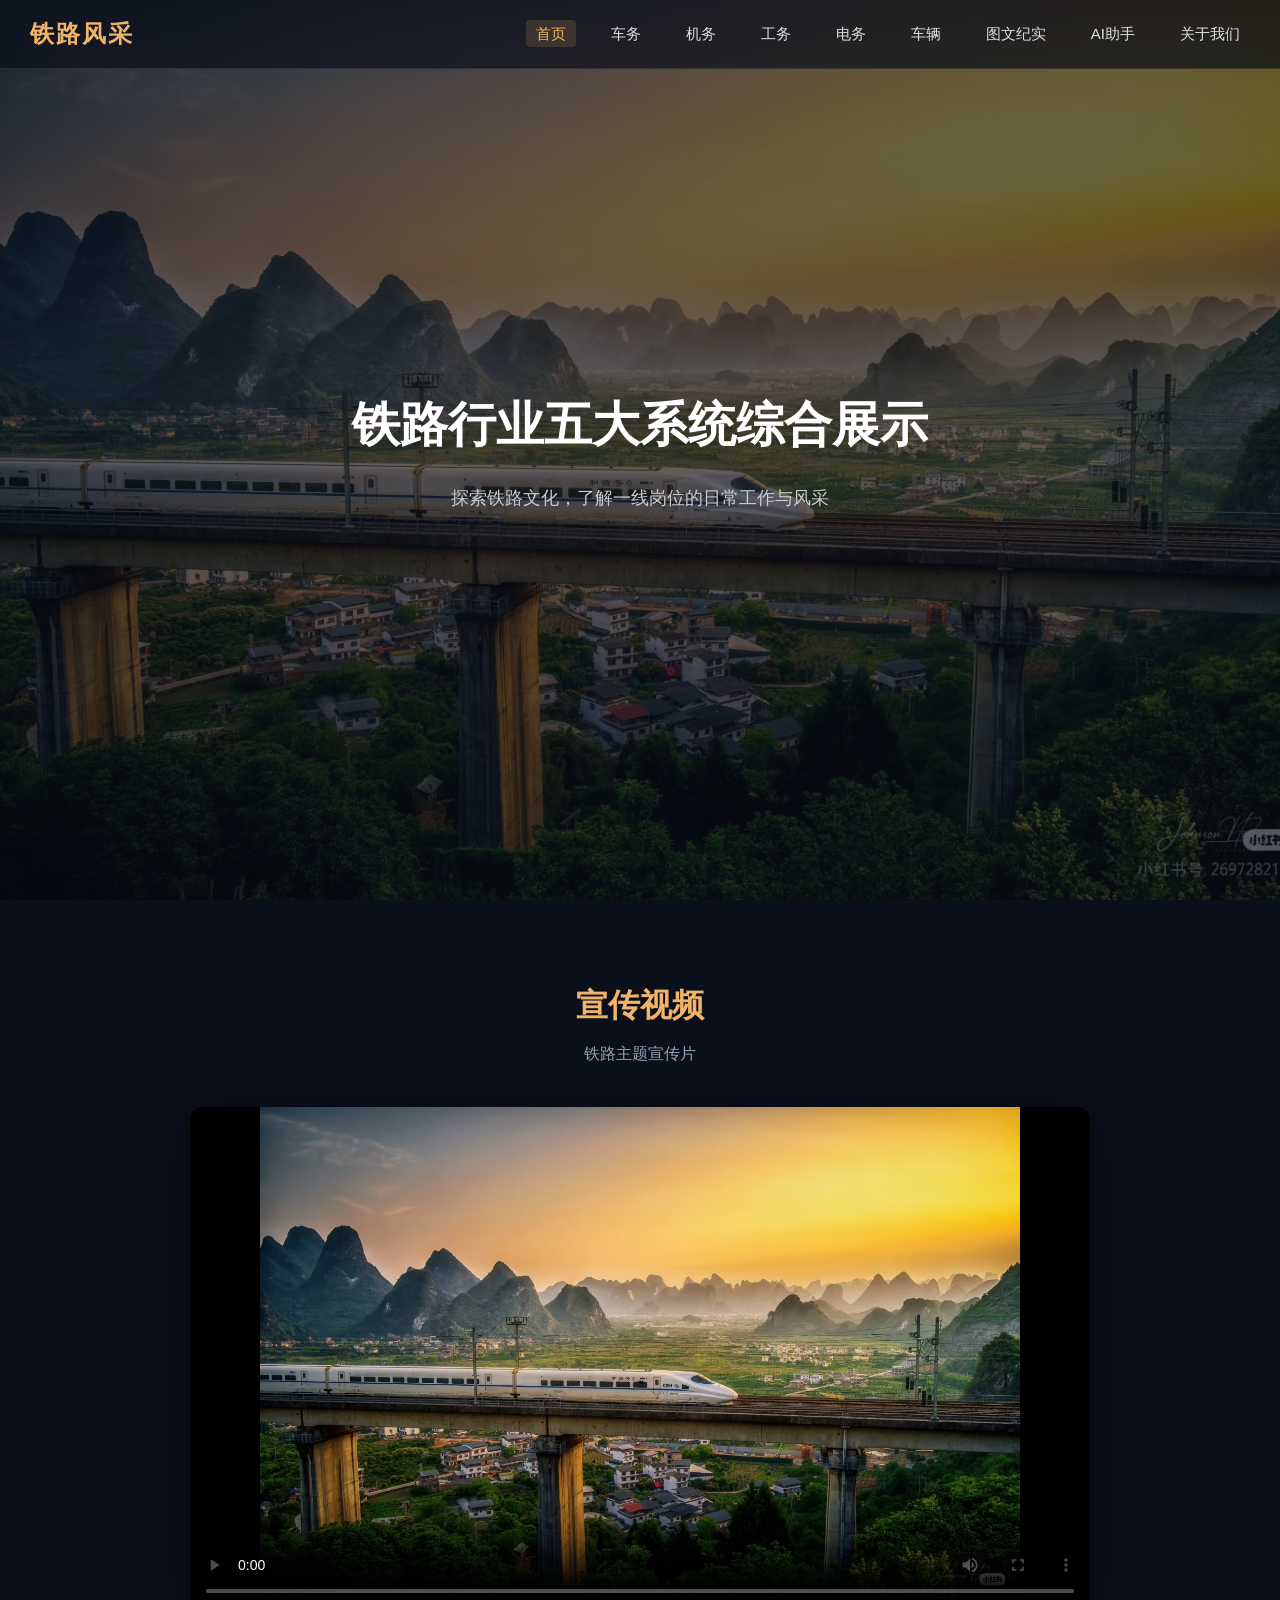
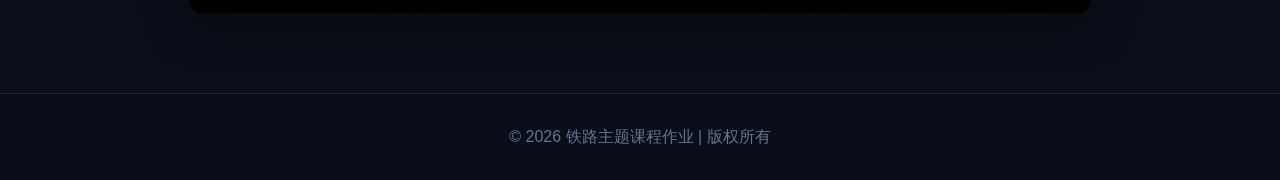
<file: html/index.html>
<!DOCTYPE html>
<html lang="zh-CN">
<head>
    <meta charset="UTF-8">
    <meta name="viewport" content="width=device-width, initial-scale=1.0">
    <title>首页 | 铁路主题网站</title>
    <link rel="stylesheet" href="../css/style.css">
</head>
<body>
    <!-- 导航栏 -->
    <header>
        <div class="nav-container">
            <div class="logo">铁路风采</div>
            <ul class="nav-links">
                <li><a href="index.html" class="active">首页</a></li>
                <li><a href="system-chewu.html">车务</a></li>
                <li><a href="system-jiwu.html">机务</a></li>
                <li><a href="system-gongwu.html">工务</a></li>
                <li><a href="system-dianwu.html">电务</a></li>
                <li><a href="system-cheliang.html">车辆</a></li>
                <li><a href="life-photo.html">图文纪实</a></li>
                <li><a href="ai.html">AI助手</a></li>
                <li><a href="about-us.html">关于我们</a></li>
            </ul>
        </div>
    </header>

    <!-- 全屏背景hero模块 -->
    <section class="hero">
        <div class="hero-content">
            <h1>铁路行业五大系统综合展示</h1>
            <p>探索铁路文化，了解一线岗位的日常工作与风采</p>
        </div>
    </section>

    <!-- 首页视频 -->
    <div class="container">
        <div class="section-title">
            <h2>宣传视频</h2>
            <p>铁路主题宣传片</p>
        </div>
        <div class="video-container">
            <video src="../video/1.mp4" controls poster="../images/1.jpg">
                您的浏览器不支持视频播放
            </video>
        </div>
    </div>

    <footer>
        <p>© 2026 铁路主题课程作业 | 版权所有</p>
    </footer>
</body>
</html>
</file>
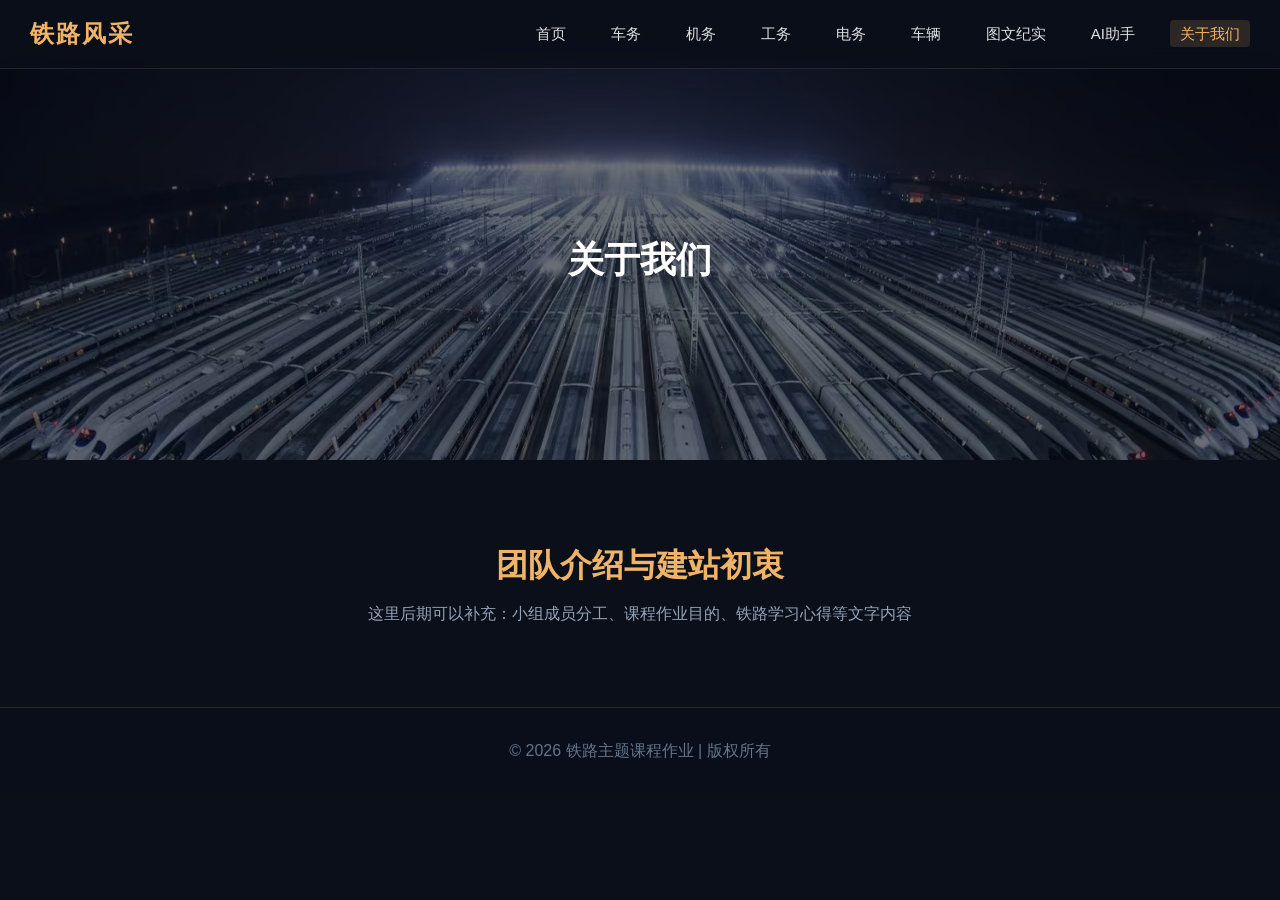
<file: html/about-us.html>
<!DOCTYPE html>
<html lang="zh-CN">
<head>
    <meta charset="UTF-8">
    <meta name="viewport" content="width=device-width, initial-scale=1.0">
    <title>关于我们 | 铁路风采</title>
    <link rel="stylesheet" href="../css/style.css">
</head>
<body>
    <header>
        <div class="nav-container">
            <div class="logo">铁路风采</div>
            <ul class="nav-links">
                <li><a href="index.html">首页</a></li>
                <li><a href="system-chewu.html">车务</a></li>
                <li><a href="system-jiwu.html">机务</a></li>
                <li><a href="system-gongwu.html">工务</a></li>
                <li><a href="system-dianwu.html">电务</a></li>
                <li><a href="system-cheliang.html">车辆</a></li>
                <li><a href="life-photo.html">图文纪实</a></li>
                <li><a href="ai.html">AI助手</a></li>
                <li><a href="about-us.html" class="active">关于我们</a></li>
            </ul>
        </div>
    </header>

    <section class="page-header" style="background: url('../images/9.jpg') center/cover no-repeat;">
        <div class="page-header-content">
            <h1>关于我们</h1>
        </div>
    </section>

    <div class="container">
        <div class="section-title">
            <h2>团队介绍与建站初衷</h2>
            <p>这里后期可以补充：小组成员分工、课程作业目的、铁路学习心得等文字内容</p>
        </div>
    </div>

    <footer>
        <p>© 2026 铁路主题课程作业 | 版权所有</p>
    </footer>
</body>
</html>
</file>
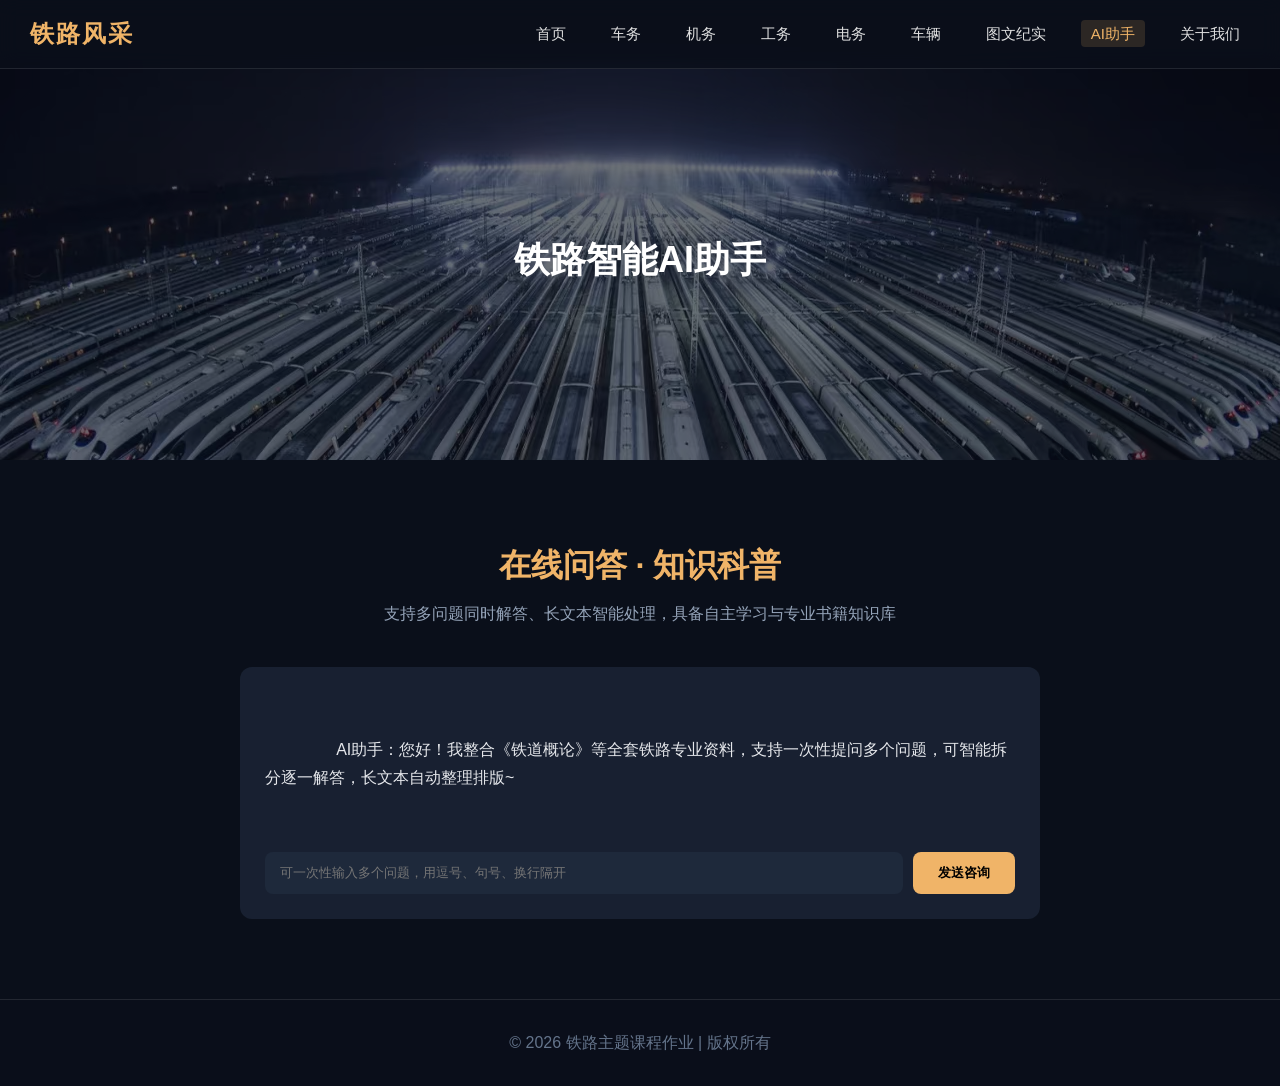
<file: html/ai.html>
<!DOCTYPE html>
<html lang="zh-CN">
<head>
    <meta charset="UTF-8">
    <meta name="viewport" content="width=device-width,initial-scale=1.0">
    <title>AI助手 | 铁路风采</title>
    <link rel="stylesheet" href="../css/style.css">
    <style>
        .chat-box{
            background:rgba(30,41,59,0.7);
            border-radius:12px;
            padding:25px;
            margin:30px auto;
            max-width:800px;
        }
        .chat-item{
            margin:15px 0;
            line-height:1.8;
            white-space:pre-wrap;
            word-break:break-all;
        }
        .user-say{
            text-align:right;
            color:#f0b468;
        }
        .ai-say{
            text-align:left;
            color:#e5e7eb;
        }
        .input-area{
            display:flex;
            gap:10px;
            margin-top:30px;
        }
        .input-area input{
            flex:1;
            padding:12px 15px;
            border:none;
            border-radius:8px;
            background:#1e293b;
            color:#fff;
            outline:none;
        }
        .input-area button{
            padding:12px 25px;
            background:#f0b468;
            color:#000;
            border:none;
            border-radius:8px;
            cursor:pointer;
            font-weight:bold;
        }
    </style>
</head>
<body>
    <header>
        <div class="nav-container">
            <div class="logo">铁路风采</div>
            <ul class="nav-links">
                <li><a href="index.html">首页</a></li>
                <li><a href="system-chewu.html">车务</a></li>
                <li><a href="system-jiwu.html">机务</a></li>
                <li><a href="system-gongwu.html">工务</a></li>
                <li><a href="system-dianwu.html">电务</a></li>
                <li><a href="system-cheliang.html">车辆</a></li>
                <li><a href="life-photo.html">图文纪实</a></li>
                <li><a href="ai.html" class="active">AI助手</a></li>
                <li><a href="about-us.html">关于我们</a></li>
            </ul>
        </div>
    </header>

    <section class="page-header" style="background: url('../images/9.jpg') center/cover no-repeat;">
        <div class="page-header-content">
            <h1>铁路智能AI助手</h1>
        </div>
    </section>

    <div class="container">
        <div class="section-title">
            <h2>在线问答 · 知识科普</h2>
            <p>支持多问题同时解答、长文本智能处理，具备自主学习与专业书籍知识库</p>
        </div>

        <div class="chat-box" id="chatBox">
            <div class="chat-item ai-say">
                AI助手：您好！我整合《铁道概论》等全套铁路专业资料，支持一次性提问多个问题，可智能拆分逐一解答，长文本自动整理排版~
            </div>

            <div class="input-area">
                <input type="text" id="userText" placeholder="可一次性输入多个问题，用逗号、句号、换行隔开">
                <button onclick="sendMsg()">发送咨询</button>
            </div>
        </div>
    </div>

    <footer>
        <p>© 2026 铁路主题课程作业 | 版权所有</p>
    </footer>

<script>
// 自主学习记忆库
let learnMemory = [];

// 全网搜索接口（优化后）
const searchApi = "https://api.suyanw.cn/api/so.php?key=";

// 全套铁路知识库（新增高频问题，关键词优化）
const bookLib = [
    {book:"铁道概论",keyword:["铁道概论","铁路基础","铁路系统","铁路发展史","中国铁路"],content:"铁道概论是铁路专业必修基础课程，系统讲解铁路运输基础、线路、车站、机车、车辆、信号通信、运输组织七大板块，是入门核心教材。中国铁路是国家重要基础设施，截至2025年，营业里程超15万公里，高铁里程超4.5万公里，居世界第一。"},
    {book:"铁路工务基础",keyword:["工务","工务系统","工务段","线路工","桥隧工"],content:"工务系统是铁路的基础保障部门，主要负责线路、桥梁、隧道、路基等设备的养护维修，保障线路几何尺寸达标、结构状态稳定，是列车安全运行的前提。"},
    {book:"铁路线路养护与维修",keyword:["轨道养护","钢轨","道床","轨枕"],content:"线路养护负责轨道尺寸调校、钢轨伤损处理、道床整修，保障列车运行平稳安全。"},
    {book:"铁路桥梁施工与维护",keyword:["桥梁","桥隧工","桥墩","梁体"],content:"铁路桥梁跨越地形障碍，日常定期检测病害，及时加固维修，保证结构稳固。"},
    {book:"铁路隧道工程实务",keyword:["隧道","衬砌","隧道通风"],content:"隧道施工难度大，运营侧重排水通风、结构巡检，防范渗水变形隐患。"},
    {book:"铁路信号基础设备",keyword:["信号","联锁","闭塞","列控"],content:"铁路信号指挥列车运行，管控道岔与行车秩序，是行车安全核心保障。"},
    {book:"铁路通信技术应用",keyword:["通信","调度","无线列调"],content:"铁路通信实现车地、站间信息互通，保障行车指令高效传递。"},
    {book:"机车构造与运用",keyword:["机车","电力机车","内燃机车"],content:"机车提供牵引动力，分为电力与内燃两类，重点维护动力与制动系统。"},
    {book:"铁路车辆检修技术",keyword:["车辆","走行部","车钩","制动"],content:"车辆检修排查走行部、制动装置隐患，保障客货运列车出行安全。"},
    {book:"铁路工务安全规程",keyword:["天窗作业","施工防护","作业安全"],content:"铁路现场作业严格遵守安全规范，做好防护联络，规避人身与行车风险。"},
    {book:"高速铁路施工技术",keyword:["高铁","无砟轨道","高铁施工"],content:"高铁采用无砟轨道，施工精度极高，线路平顺标准远超普速铁路。"}
];

// 兜底高频问题库（直接匹配回答）
const backupAnswers = {
    "工务":"工务是铁路五大系统之一，全称是工务系统，主要负责铁路线路、桥梁、隧道、路基等基础设施的养护维修，是保障列车安全平稳运行的核心部门，常见岗位有线路工、桥隧工、探伤工等。",
    "中国铁路":"中国铁路是国民经济的大动脉，截至2025年，营业里程超15万公里，其中高铁里程超4.5万公里，居世界第一，形成了“八纵八横”高速铁路网，技术水平和运营规模全球领先。"
};

let isLoading = false;

// 1.多问题智能拆分函数（逗号、句号、顿号、换行全部识别拆分）
function splitMultiQuestion(text){
    let list = text.replace(/[\n\r]/g,"，").split(/[，。；、?？]/).filter(item=>item.trim().length>2);
    return [...new Set(list)];
}

// 2.长文本自动分段精简排版
function formatLongText(str){
    if(!str) return str;
    str = str.replace(/\s+/g," ").trim();
    let arr = [];
    let temp = "";
    let count = 0;
    for(let s of str){
        temp += s;
        count++;
        if(count>=35 && /[。，；！？]/.test(s)){
            arr.push(temp);
            temp = "";
            count = 0;
        }
    }
    if(temp) arr.push(temp);
    return arr.join("\n");
}

// 自主学习匹配
function matchMemory(question){
    for(let item of learnMemory){
        if(question.includes(item.q)||item.q.includes(question)) return item.a;
    }
    return null;
}

// 存入学习记忆
function saveLearn(q,a){
    learnMemory.push({q:q,a:a});
    if(learnMemory.length>30) learnMemory.shift();
}

// 全网搜索总结（优化接口，备用接口兜底）
async function getSearchAnswer(msg){
    // 优先用第一个接口
    try{
        let res = await fetch(searchApi+encodeURIComponent(msg+" 铁路专业知识"));
        let data = await res.json();
        if(data.code===200) return formatLongText(data.content);
    }catch(e){}
    // 备用接口兜底
    try{
        let res = await fetch("https://api.52vmy.cn/api/wl/chat",{
            method:"POST",
            headers:{"Content-Type":"application/json"},
            body:JSON.stringify({msg:"你是铁路专业老师，简洁回答："+msg})
        });
        let data = await res.json();
        if(data.code===200) return formatLongText(data.data);
    }catch(e){}
    return null;
}

// 书籍知识库匹配
function getBookAnswer(msg){
    let resList = [];
    for(let book of bookLib){
        for(let k of book.keyword){
            if(msg.includes(k)){
                resList.push(`【${book.book}】${book.content}`);
                break;
            }
        }
    }
    if(resList.length>0) return formatLongText(resList.join("\n\n"));
    return null;
}

// 兜底高频问题匹配
function getBackupAnswer(msg){
    for(let key in backupAnswers){
        if(msg.includes(key)){
            return backupAnswers[key];
        }
    }
    return null;
}

// 创建对话元素
function createMsg(who,text){
    let div = document.createElement("div");
    div.className = "chat-item "+(who=="user"?"user-say":"ai-say");
    div.innerText = text;
    return div;
}

// 主发送逻辑（支持多问题批量解答，修复优先级）
async function sendMsg(){
    let input = document.getElementById("userText");
    let text = input.value.trim();
    if(!text||isLoading) return;
    isLoading = true;
    let box = document.getElementById("chatBox");
    let inArea = box.querySelector(".input-area");

    box.insertBefore(createMsg("user","我："+text),inArea);
    input.value = "";
    let tip = createMsg("ai","正在拆分问题+整合资料解答中...");
    box.insertBefore(tip,inArea);

    // 拆分多个问题
    let qList = splitMultiQuestion(text);
    let allAnswer = "";
    if(qList.length>1){
        allAnswer += "已识别多个问题，逐条解答：\n\n";
        for(let i=0;i<qList.length;i++){
            let q = qList[i];
            // 修复优先级：记忆→兜底高频→书籍→搜索
            let oneAns = matchMemory(q) || getBackupAnswer(q) || getBookAnswer(q) || await getSearchAnswer(q) || "暂无相关资料";
            allAnswer += `${i+1}.${q}\n${oneAns}\n\n`;
        }
    }else{
        allAnswer = matchMemory(text) || getBackupAnswer(text) || getBookAnswer(text) || await getSearchAnswer(text) || "当前服务繁忙，请咨询铁路相关专业问题";
    }

    tip.remove();
    box.insertBefore(createMsg("ai","AI助手："+allAnswer),inArea);
    saveLearn(text,allAnswer);
    isLoading = false;
    box.scrollTop = box.scrollHeight;
}

// 回车发送
document.getElementById("userText").addEventListener("keydown",e=>{
    if(e.key==="Enter") sendMsg();
})
</script>
</body>
</html>
</file>
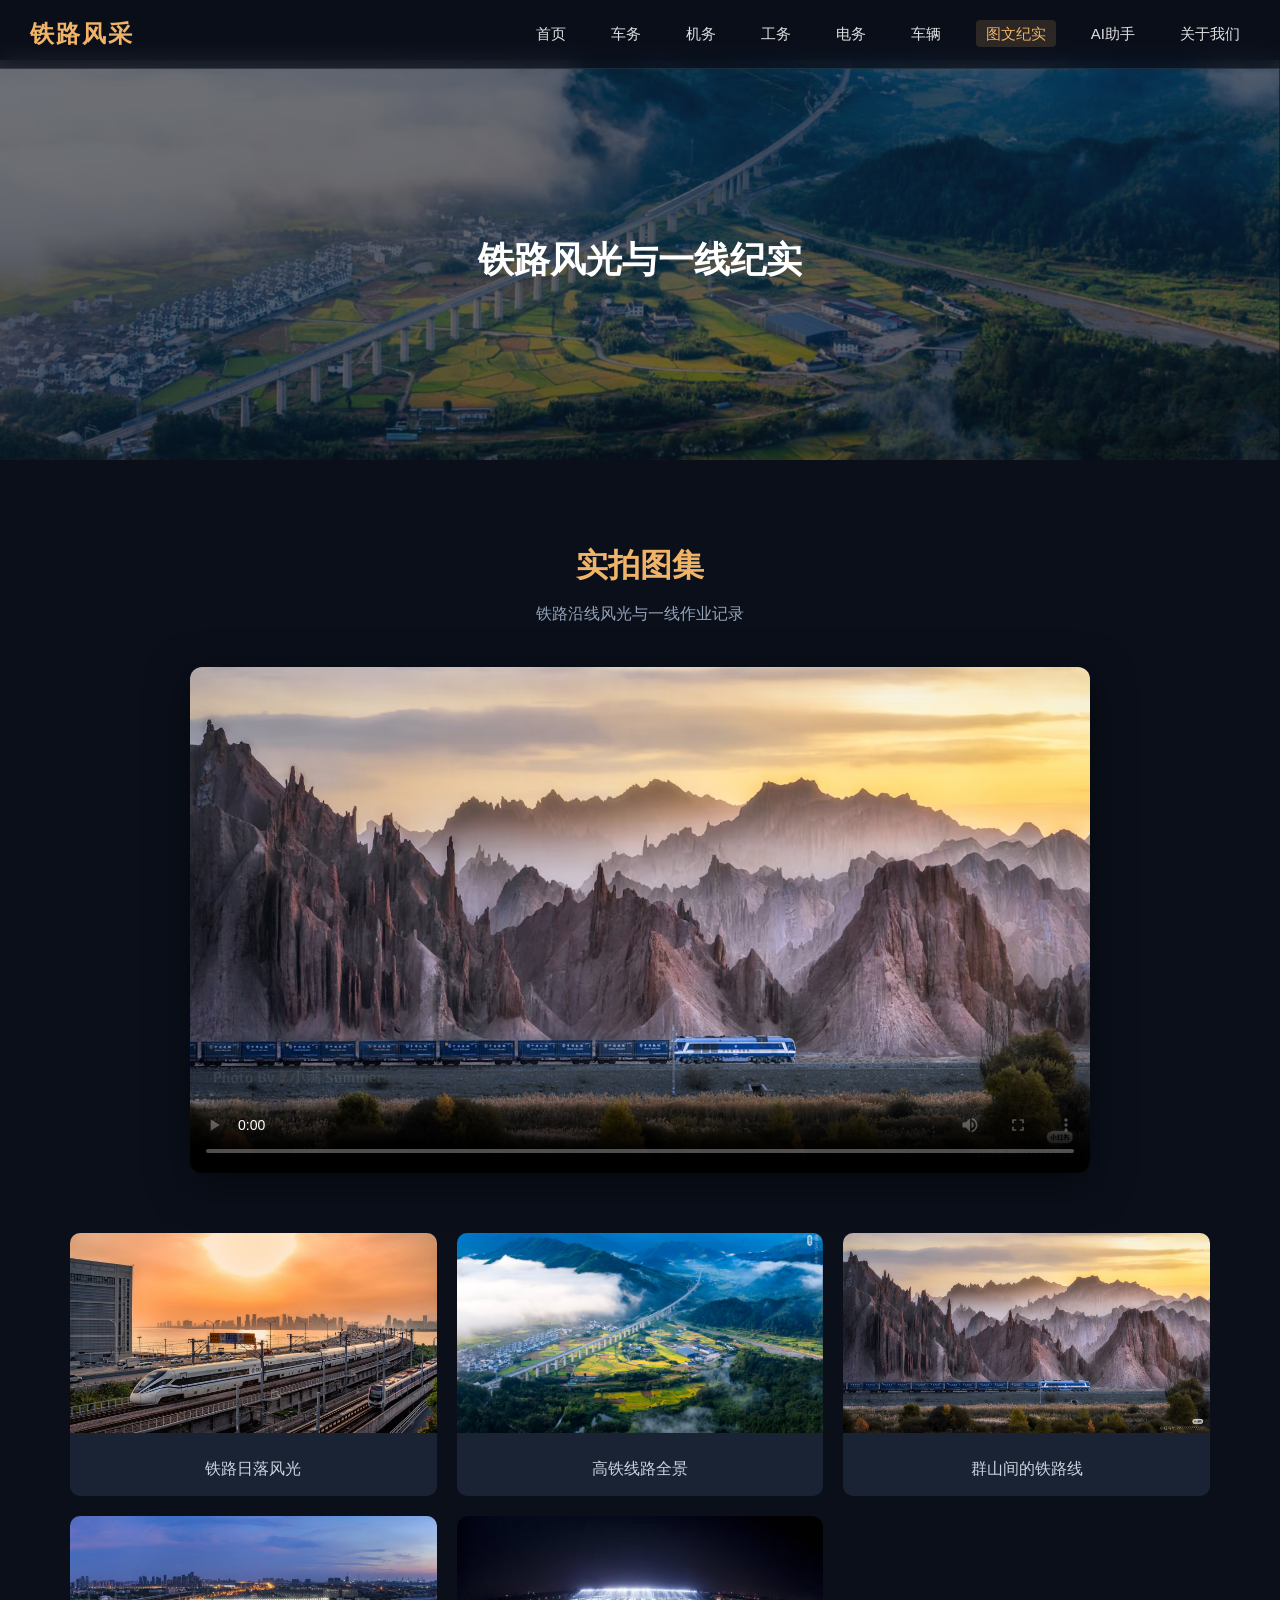
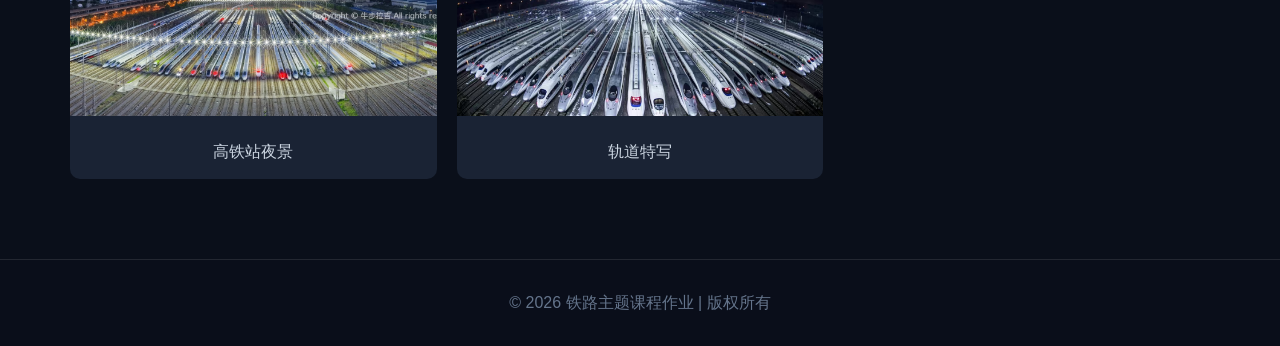
<file: html/life-photo.html>
<!DOCTYPE html>
<html lang="zh-CN">
<head>
    <meta charset="UTF-8">
    <meta name="viewport" content="width=device-width, initial-scale=1.0">
    <title>图文纪实 | 铁路主题网站</title>
    <link rel="stylesheet" href="../css/style.css">
</head>
<body>
    <header>
        <div class="nav-container">
            <div class="logo">铁路风采</div>
            <ul class="nav-links">
                <li><a href="index.html">首页</a></li>
                <li><a href="system-chewu.html">车务</a></li>
                <li><a href="system-jiwu.html">机务</a></li>
                <li><a href="system-gongwu.html">工务</a></li>
                <li><a href="system-dianwu.html">电务</a></li>
                <li><a href="system-cheliang.html">车辆</a></li>
                <li><a href="life-photo.html" class="active">图文纪实</a></li>
                <li><a href="ai.html">AI助手</a></li>
                <li><a href="about-us.html">关于我们</a></li>
            </ul>
        </div>
    </header>

    <section class="page-header" style="background: url('../images/4.jpg') center/cover no-repeat;">
        <div class="page-header-content">
            <h1>铁路风光与一线纪实</h1>
        </div>
    </section>

    <div class="container">
        <div class="section-title">
            <h2>实拍图集</h2>
            <p>铁路沿线风光与一线作业记录</p>
        </div>

        <!-- 图文纪实视频 -->
        <div class="video-container">
            <video src="../video/7.mp4" controls poster="../images/5.jpg">
                您的浏览器不支持视频播放
            </video>
        </div>

        <!-- 你的图片全部放这里 -->
        <div class="photo-grid">
            <div class="photo-card">
                <img src="../images/2.jpg" alt="铁路风光">
                <p>铁路日落风光</p>
            </div>
            <div class="photo-card">
                <img src="../images/4.jpg" alt="铁路风光">
                <p>高铁线路全景</p>
            </div>
            <div class="photo-card">
                <img src="../images/5.jpg" alt="铁路风光">
                <p>群山间的铁路线</p>
            </div>
            <div class="photo-card">
                <img src="../images/7.jpg" alt="铁路风光">
                <p>高铁站夜景</p>
            </div>
            <div class="photo-card">
                <img src="../images/9.jpg" alt="铁路风光">
                <p>轨道特写</p>
            </div>
        </div>
    </div>

    <footer>
        <p>© 2026 铁路主题课程作业 | 版权所有</p>
    </footer>
</body>
</html>
</file>
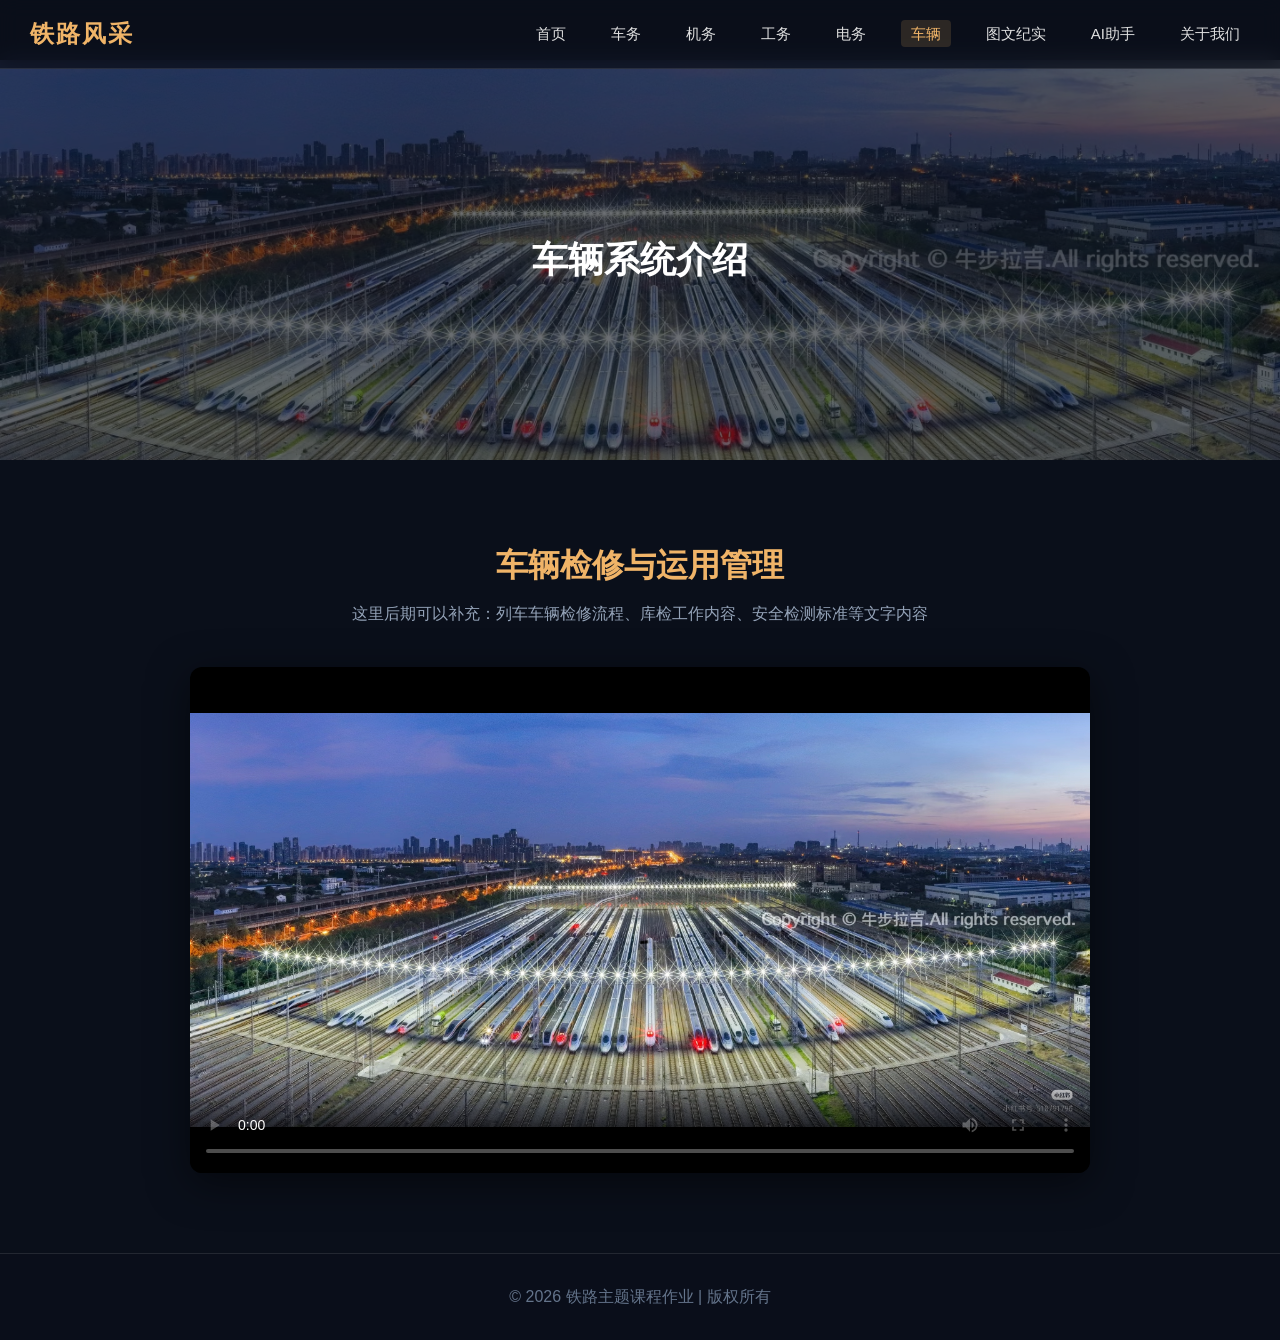
<file: html/system-cheliang.html>
<!DOCTYPE html>
<html lang="zh-CN">
<head>
    <meta charset="UTF-8">
    <meta name="viewport" content="width=device-width, initial-scale=1.0">
    <title>车辆 | 铁路风采</title>
    <link rel="stylesheet" href="../css/style.css">
</head>
<body>
    <header>
        <div class="nav-container">
            <div class="logo">铁路风采</div>
            <ul class="nav-links">
                <li><a href="index.html">首页</a></li>
                <li><a href="system-chewu.html">车务</a></li>
                <li><a href="system-jiwu.html">机务</a></li>
                <li><a href="system-gongwu.html">工务</a></li>
                <li><a href="system-dianwu.html">电务</a></li>
                <li><a href="system-cheliang.html" class="active">车辆</a></li>
                <li><a href="life-photo.html">图文纪实</a></li>
                <li><a href="ai.html">AI助手</a></li>
                <li><a href="about-us.html">关于我们</a></li>
            </ul>
        </div>
    </header>

    <section class="page-header" style="background: url('../images/7.jpg') center/cover no-repeat;">
        <div class="page-header-content">
            <h1>车辆系统介绍</h1>
        </div>
    </section>

    <div class="container">
        <div class="section-title">
            <h2>车辆检修与运用管理</h2>
            <p>这里后期可以补充：列车车辆检修流程、库检工作内容、安全检测标准等文字内容</p>
        </div>
        <div class="video-container">
            <video src="../video/6.mp4" controls poster="../images/7.jpg">
                您的浏览器不支持视频播放
            </video>
        </div>
    </div>

    <footer>
        <p>© 2026 铁路主题课程作业 | 版权所有</p>
    </footer>
</body>
</html>
</file>
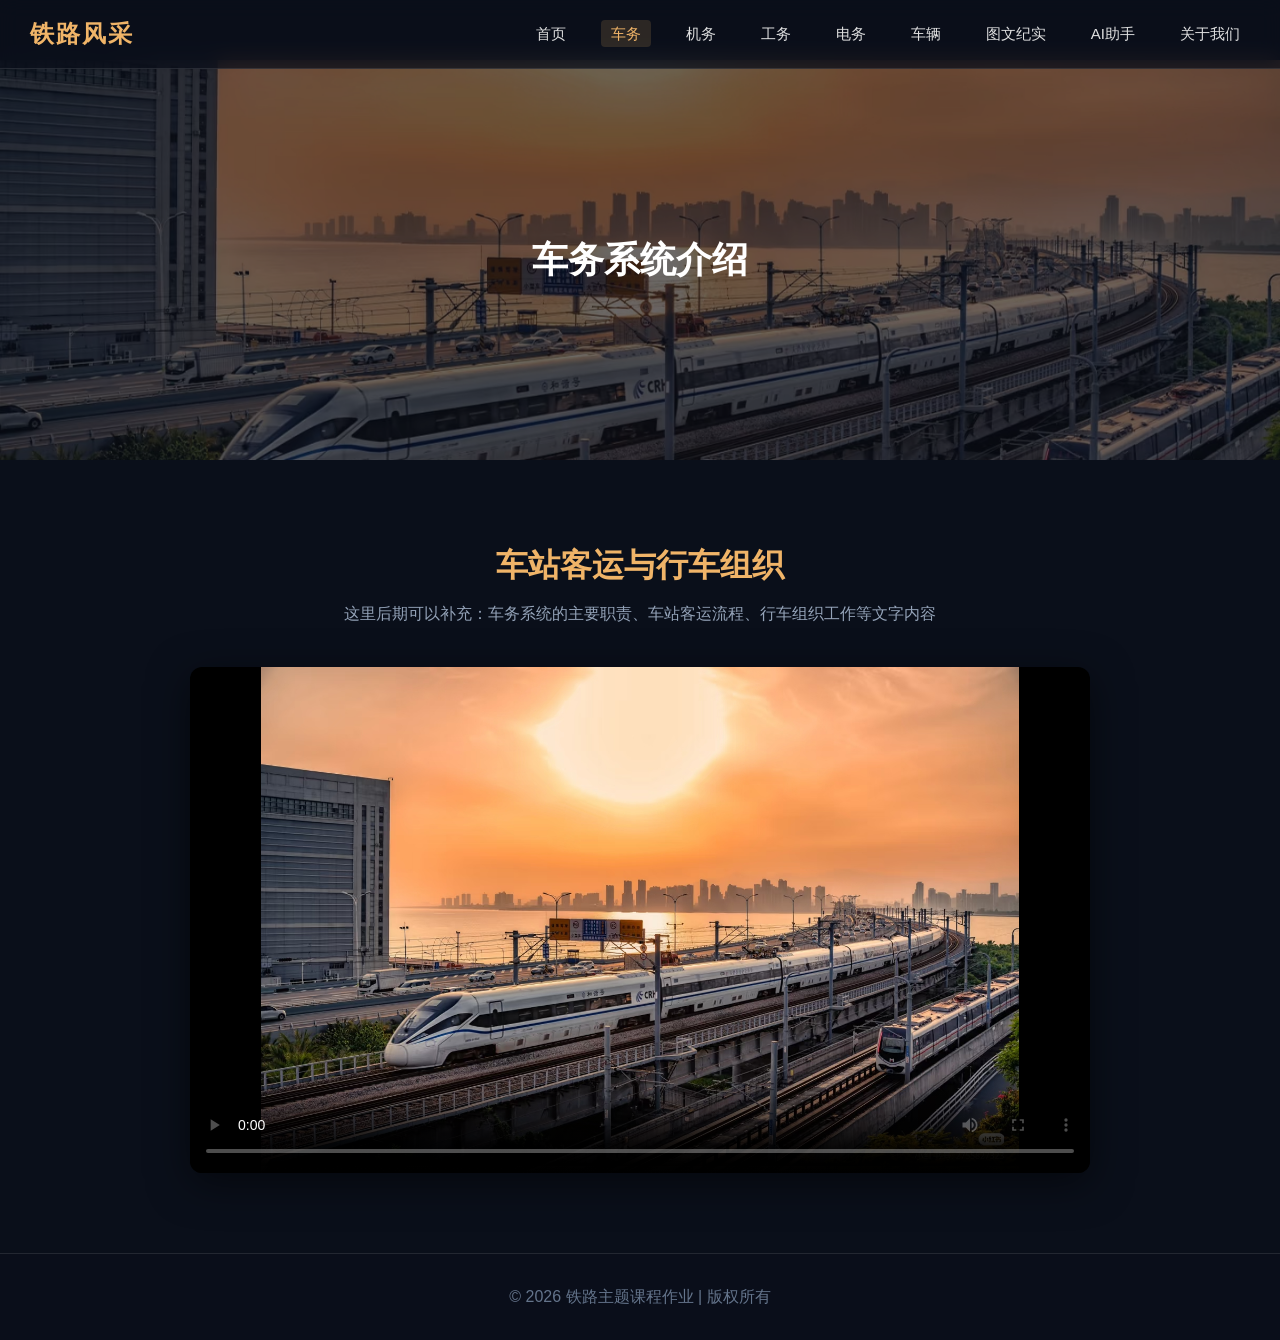
<file: html/system-chewu.html>
<!DOCTYPE html>
<html lang="zh-CN">
<head>
    <meta charset="UTF-8">
    <meta name="viewport" content="width=device-width, initial-scale=1.0">
    <title>车务 | 铁路风采</title>
    <link rel="stylesheet" href="../css/style.css">
</head>
<body>
    <header>
        <div class="nav-container">
            <div class="logo">铁路风采</div>
            <ul class="nav-links">
                <li><a href="index.html">首页</a></li>
                <li><a href="system-chewu.html" class="active">车务</a></li>
                <li><a href="system-jiwu.html">机务</a></li>
                <li><a href="system-gongwu.html">工务</a></li>
                <li><a href="system-dianwu.html">电务</a></li>
                <li><a href="system-cheliang.html">车辆</a></li>
                <li><a href="life-photo.html">图文纪实</a></li>
                <li><a href="ai.html">AI助手</a></li>
                <li><a href="about-us.html">关于我们</a></li>
            </ul>
        </div>
    </header>

    <section class="page-header" style="background: url('../images/2.jpg') center/cover no-repeat;">
        <div class="page-header-content">
            <h1>车务系统介绍</h1>
        </div>
    </section>

    <div class="container">
        <div class="section-title">
            <h2>车站客运与行车组织</h2>
            <p>这里后期可以补充：车务系统的主要职责、车站客运流程、行车组织工作等文字内容</p>
        </div>
        <div class="video-container">
            <video src="../video/2.mp4" controls poster="../images/2.jpg">
                您的浏览器不支持视频播放
            </video>
        </div>
    </div>

    <footer>
        <p>© 2026 铁路主题课程作业 | 版权所有</p>
    </footer>
</body>
</html>
</file>
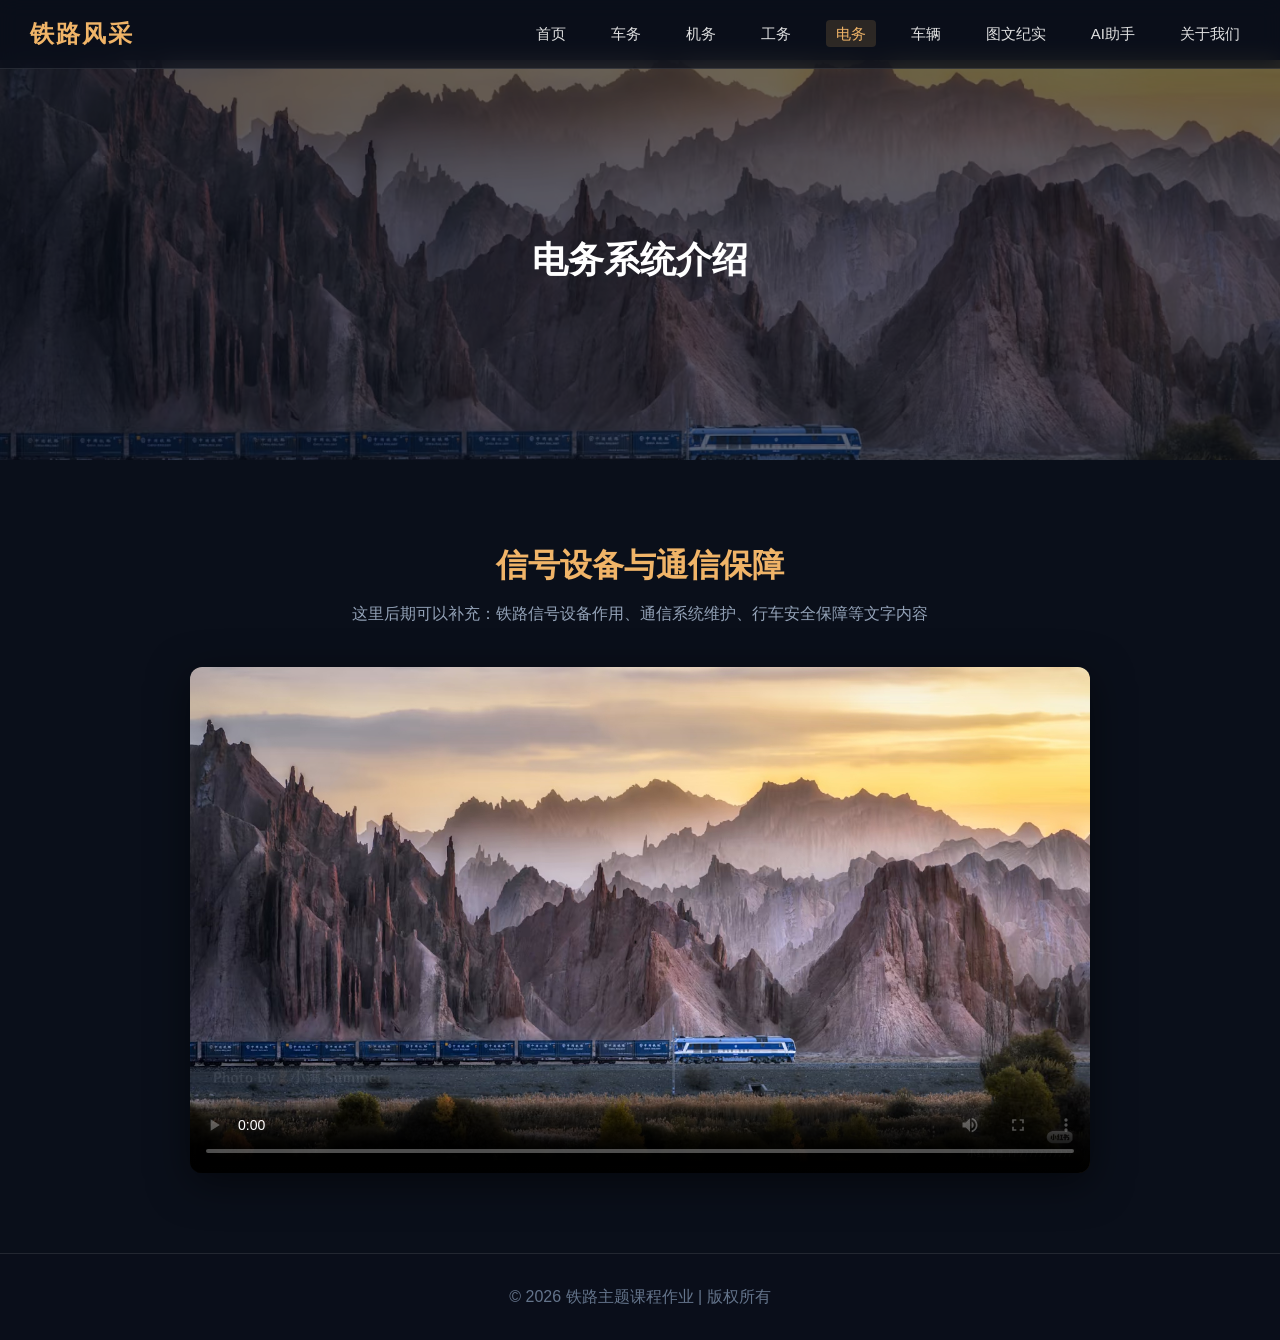
<file: html/system-dianwu.html>
<!DOCTYPE html>
<html lang="zh-CN">
<head>
    <meta charset="UTF-8">
    <meta name="viewport" content="width=device-width, initial-scale=1.0">
    <title>电务 | 铁路风采</title>
    <link rel="stylesheet" href="../css/style.css">
</head>
<body>
    <header>
        <div class="nav-container">
            <div class="logo">铁路风采</div>
            <ul class="nav-links">
                <li><a href="index.html">首页</a></li>
                <li><a href="system-chewu.html">车务</a></li>
                <li><a href="system-jiwu.html">机务</a></li>
                <li><a href="system-gongwu.html">工务</a></li>
                <li><a href="system-dianwu.html" class="active">电务</a></li>
                <li><a href="system-cheliang.html">车辆</a></li>
                <li><a href="life-photo.html">图文纪实</a></li>
                <li><a href="ai.html">AI助手</a></li>
                <li><a href="about-us.html">关于我们</a></li>
            </ul>
        </div>
    </header>

    <section class="page-header" style="background: url('../images/5.jpg') center/cover no-repeat;">
        <div class="page-header-content">
            <h1>电务系统介绍</h1>
        </div>
    </section>

    <div class="container">
        <div class="section-title">
            <h2>信号设备与通信保障</h2>
            <p>这里后期可以补充：铁路信号设备作用、通信系统维护、行车安全保障等文字内容</p>
        </div>
        <div class="video-container">
            <video src="../video/5.mp4" controls poster="../images/5.jpg">
                您的浏览器不支持视频播放
            </video>
        </div>
    </div>

    <footer>
        <p>© 2026 铁路主题课程作业 | 版权所有</p>
    </footer>
</body>
</html>
</file>
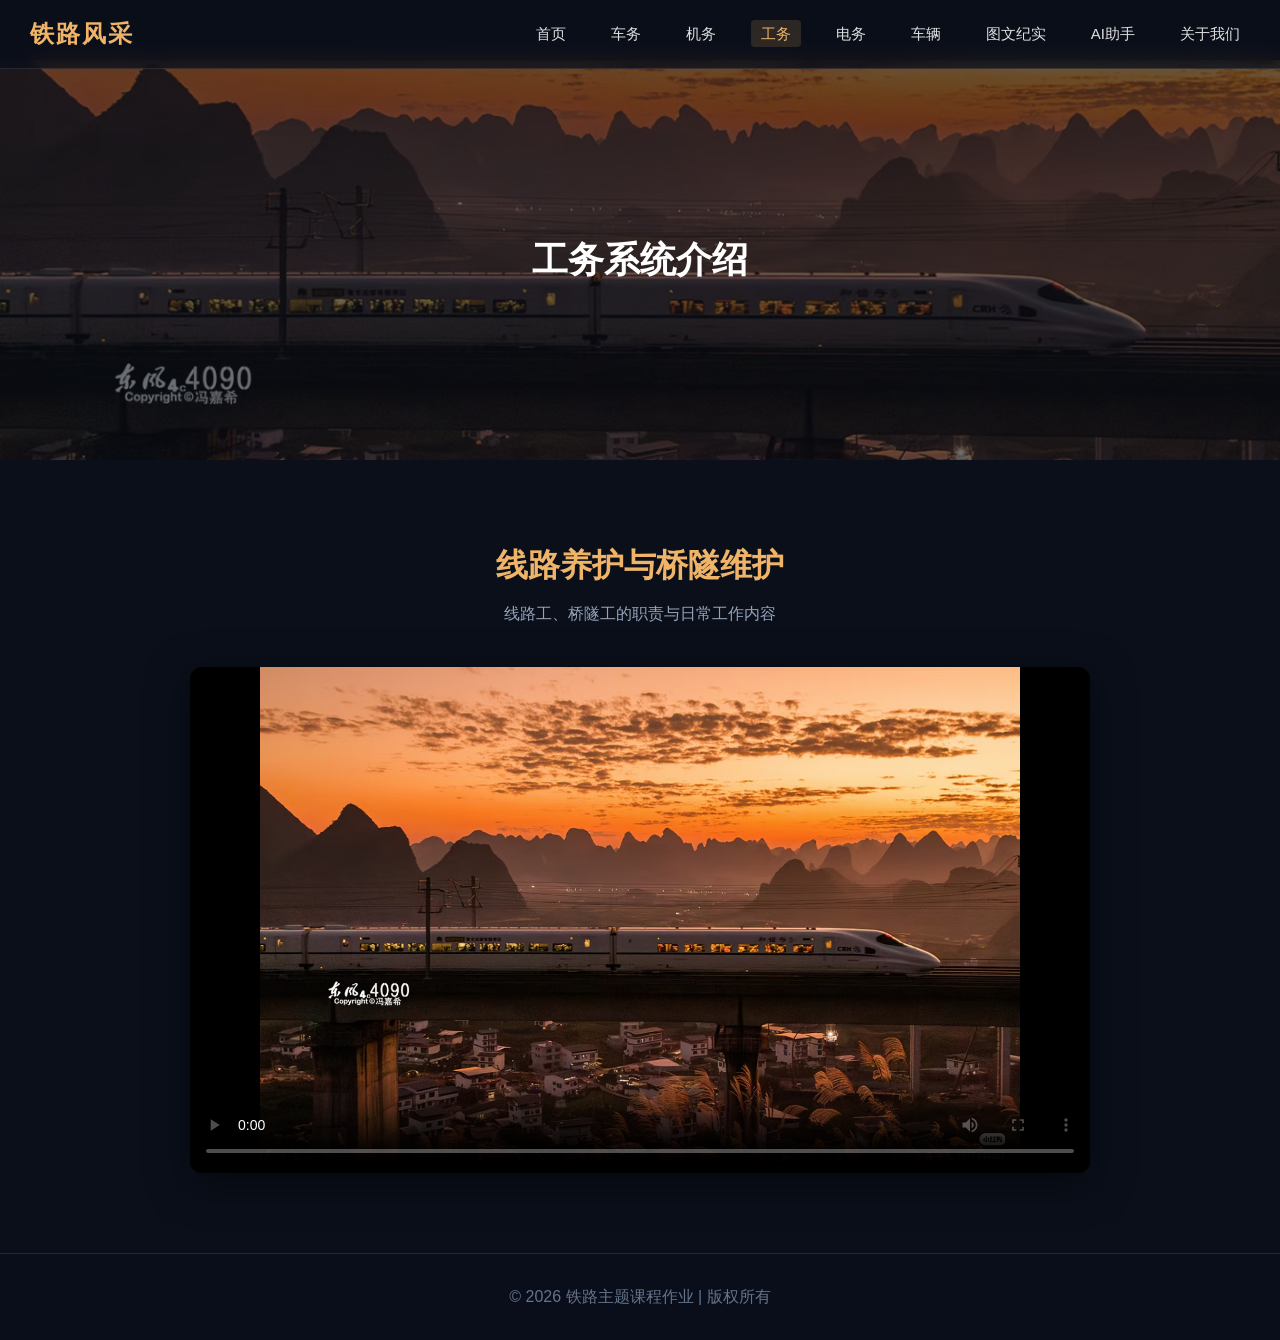
<file: html/system-gongwu.html>
<!DOCTYPE html>
<html lang="zh-CN">
<head>
    <meta charset="UTF-8">
    <meta name="viewport" content="width=device-width, initial-scale=1.0">
    <title>工务系统 | 铁路主题网站</title>
    <link rel="stylesheet" href="../css/style.css">
</head>
<body>
    <header>
        <div class="nav-container">
            <div class="logo">铁路风采</div>
            <ul class="nav-links">
                <li><a href="index.html">首页</a></li>
                <li><a href="system-chewu.html">车务</a></li>
                <li><a href="system-jiwu.html">机务</a></li>
                <li><a href="system-gongwu.html" class="active">工务</a></li>
                <li><a href="system-dianwu.html">电务</a></li>
                <li><a href="system-cheliang.html">车辆</a></li>
                <li><a href="life-photo.html">图文纪实</a></li>
                <li><a href="ai.html">AI助手</a></li>
                <li><a href="about-us.html">关于我们</a></li>
            </ul>
        </div>
    </header>

    <!-- 页面头部背景 -->
    <section class="page-header" style="background: url('../images/3.jpg') center/cover no-repeat;">
        <div class="page-header-content">
            <h1>工务系统介绍</h1>
        </div>
    </section>

    <div class="container">
        <div class="section-title">
            <h2>线路养护与桥隧维护</h2>
            <p>线路工、桥隧工的职责与日常工作内容</p>
        </div>
        <div class="video-container">
            <video src="../video/4.mp4" controls poster="../images/3.jpg">
                您的浏览器不支持视频播放
            </video>
        </div>
    </div>

    <footer>
        <p>© 2026 铁路主题课程作业 | 版权所有</p>
    </footer>
</body>
</html>
</file>
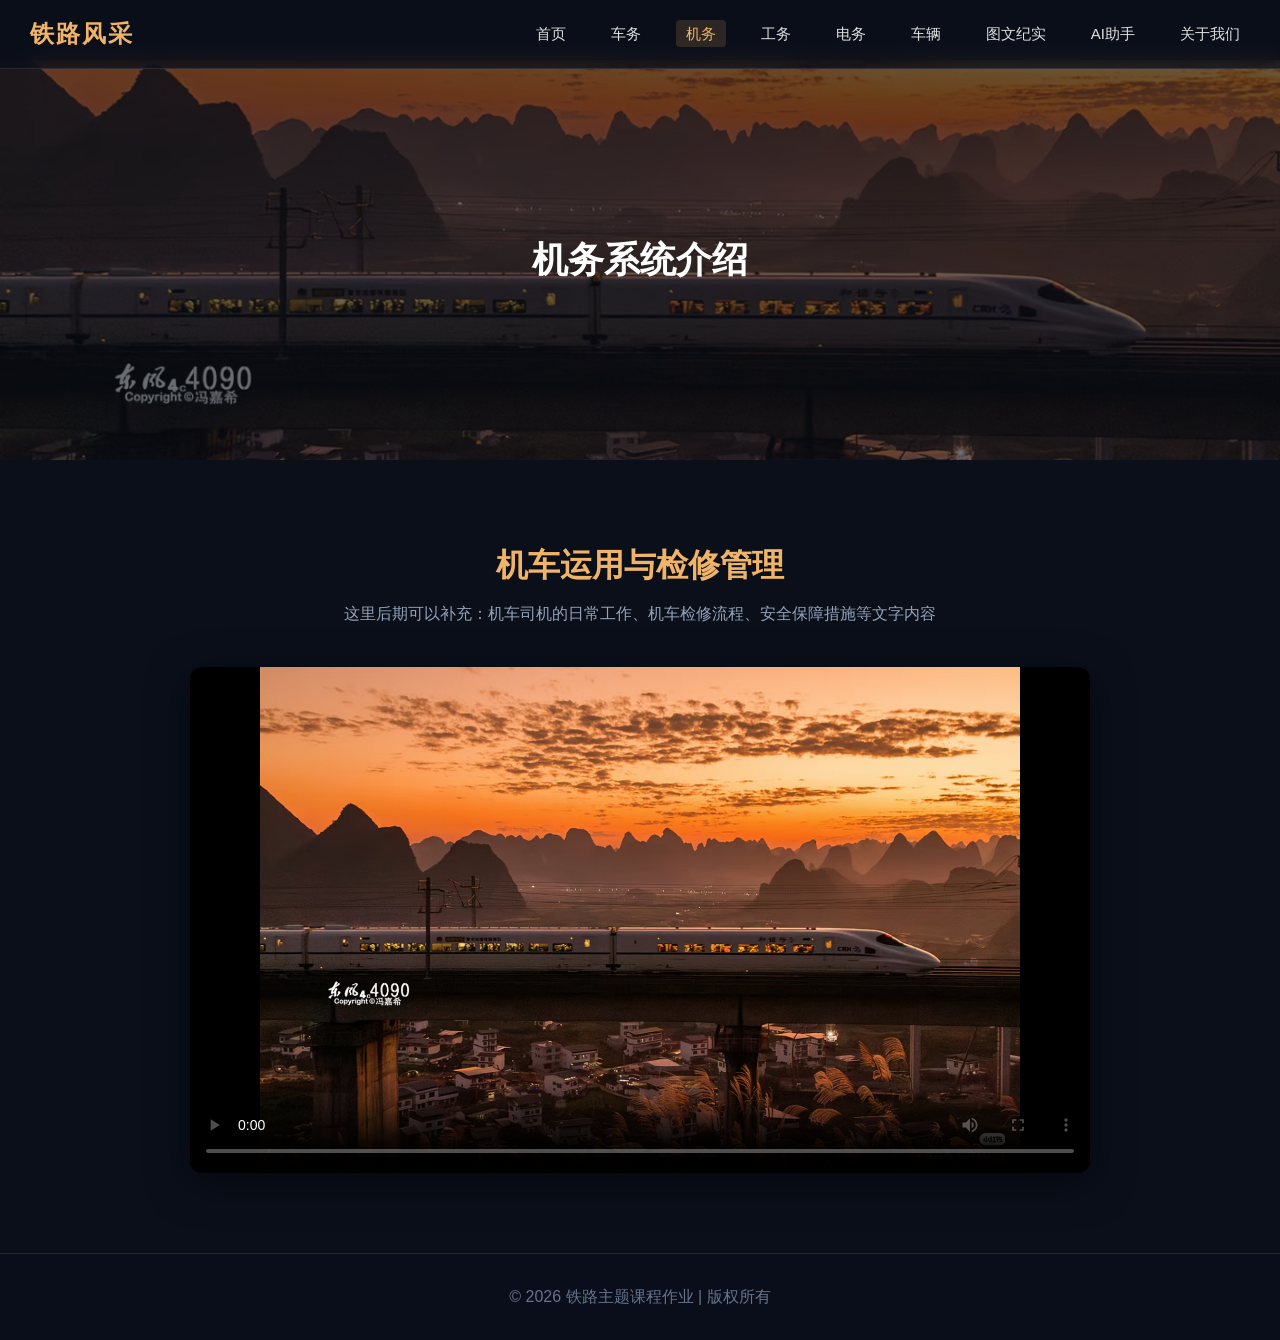
<file: html/system-jiwu.html>
<!DOCTYPE html>
<html lang="zh-CN">
<head>
    <meta charset="UTF-8">
    <meta name="viewport" content="width=device-width, initial-scale=1.0">
    <title>机务 | 铁路风采</title>
    <link rel="stylesheet" href="../css/style.css">
</head>
<body>
    <header>
        <div class="nav-container">
            <div class="logo">铁路风采</div>
            <ul class="nav-links">
                <li><a href="index.html">首页</a></li>
                <li><a href="system-chewu.html">车务</a></li>
                <li><a href="system-jiwu.html" class="active">机务</a></li>
                <li><a href="system-gongwu.html">工务</a></li>
                <li><a href="system-dianwu.html">电务</a></li>
                <li><a href="system-cheliang.html">车辆</a></li>
                <li><a href="life-photo.html">图文纪实</a></li>
                <li><a href="ai.html">AI助手</a></li>
                <li><a href="about-us.html">关于我们</a></li>
            </ul>
        </div>
    </header>

    <section class="page-header" style="background: url('../images/3.jpg') center/cover no-repeat;">
        <div class="page-header-content">
            <h1>机务系统介绍</h1>
        </div>
    </section>

    <div class="container">
        <div class="section-title">
            <h2>机车运用与检修管理</h2>
            <p>这里后期可以补充：机车司机的日常工作、机车检修流程、安全保障措施等文字内容</p>
        </div>
        <div class="video-container">
            <video src="../video/3.mp4" controls poster="../images/3.jpg">
                您的浏览器不支持视频播放
            </video>
        </div>
    </div>

    <footer>
        <p>© 2026 铁路主题课程作业 | 版权所有</p>
    </footer>
</body>
</html>
</file>
<file: css/style.css>
/* 全局重置 */
* {
    margin: 0;
    padding: 0;
    box-sizing: border-box;
}

body {
    font-family: "Microsoft YaHei", sans-serif;
    color: #ffffff;
    line-height: 1.6;
    background-color: #0a0f1a;
}

/* 头部导航栏 */
header {
    position: fixed;
    top: 0;
    width: 100%;
    background: rgba(10, 15, 26, 0.7);
    backdrop-filter: blur(10px);
    z-index: 100;
    border-bottom: 1px solid rgba(255, 255, 255, 0.1);
}

.nav-container {
    max-width: 1400px;
    margin: 0 auto;
    display: flex;
    justify-content: space-between;
    align-items: center;
    padding: 15px 30px;
}

.logo {
    font-size: 24px;
    font-weight: bold;
    color: #f0b468;
    letter-spacing: 2px;
}

.nav-links {
    display: flex;
    list-style: none;
    gap: 25px;
}

.nav-links a {
    color: #e0e0e0;
    text-decoration: none;
    font-size: 15px;
    padding: 5px 10px;
    border-radius: 4px;
    transition: all 0.3s ease;
}

.nav-links a:hover,
.nav-links a.active {
    color: #f0b468;
    background: rgba(240, 180, 104, 0.15);
}

/* 首页全屏背景模块 */
.hero {
    height: 100vh;
    background: url('../images/1.jpg') center/cover no-repeat;
    display: flex;
    align-items: center;
    justify-content: center;
    position: relative;
}

.hero::after {
    content: '';
    position: absolute;
    top: 0;
    left: 0;
    width: 100%;
    height: 100%;
    background: rgba(10, 15, 26, 0.6);
}

.hero-content {
    position: relative;
    z-index: 1;
    text-align: center;
    padding: 0 20px;
}

.hero-content h1 {
    font-size: 48px;
    margin-bottom: 20px;
    color: #ffffff;
}

.hero-content p {
    font-size: 18px;
    color: #cccccc;
    max-width: 600px;
    margin: 0 auto;
}

/* 主内容容器 */
.container {
    max-width: 1200px;
    margin: 80px auto;
    padding: 0 30px;
}

.section-title {
    text-align: center;
    margin-bottom: 40px;
}

.section-title h2 {
    font-size: 32px;
    color: #f0b468;
    margin-bottom: 10px;
}

.section-title p {
    color: #94a3b8;
}

/* 视频模块 */
.video-container {
    width: 100%;
    max-width: 900px;
    margin: 0 auto 60px;
    border-radius: 12px;
    overflow: hidden;
    box-shadow: 0 10px 40px rgba(0, 0, 0, 0.5);
}

video {
    width: 100%;
    display: block;
    aspect-ratio: 16/9;
    background: #000000;
}

/* 图文纪实照片网格 */
.photo-grid {
    display: grid;
    grid-template-columns: repeat(auto-fill, minmax(280px, 1fr));
    gap: 20px;
}

.photo-card {
    background: rgba(30, 41, 59, 0.8);
    border-radius: 10px;
    overflow: hidden;
    transition: transform 0.3s ease;
}

.photo-card:hover {
    transform: translateY(-8px);
}

.photo-card img {
    width: 100%;
    height: 200px;
    object-fit: cover;
}

.photo-card p {
    padding: 15px;
    color: #cbd5e1;
    text-align: center;
}

/* 其他页面的头部背景 */
.page-header {
    height: 400px;
    background: url('../images/2.jpg') center/cover no-repeat;
    display: flex;
    align-items: center;
    justify-content: center;
    position: relative;
    margin-top: 60px;
}

.page-header::after {
    content: '';
    position: absolute;
    top: 0;
    left: 0;
    width: 100%;
    height: 100%;
    background: rgba(10, 15, 26, 0.6);
}

.page-header-content {
    position: relative;
    z-index: 1;
    text-align: center;
}

.page-header-content h1 {
    font-size: 36px;
    color: #ffffff;
}

/* 页脚 */
footer {
    background: rgba(10, 15, 26, 0.9);
    text-align: center;
    padding: 30px 0;
    color: #64748b;
    border-top: 1px solid rgba(255, 255, 255, 0.1);
    margin-top: 80px;
}
</file>
